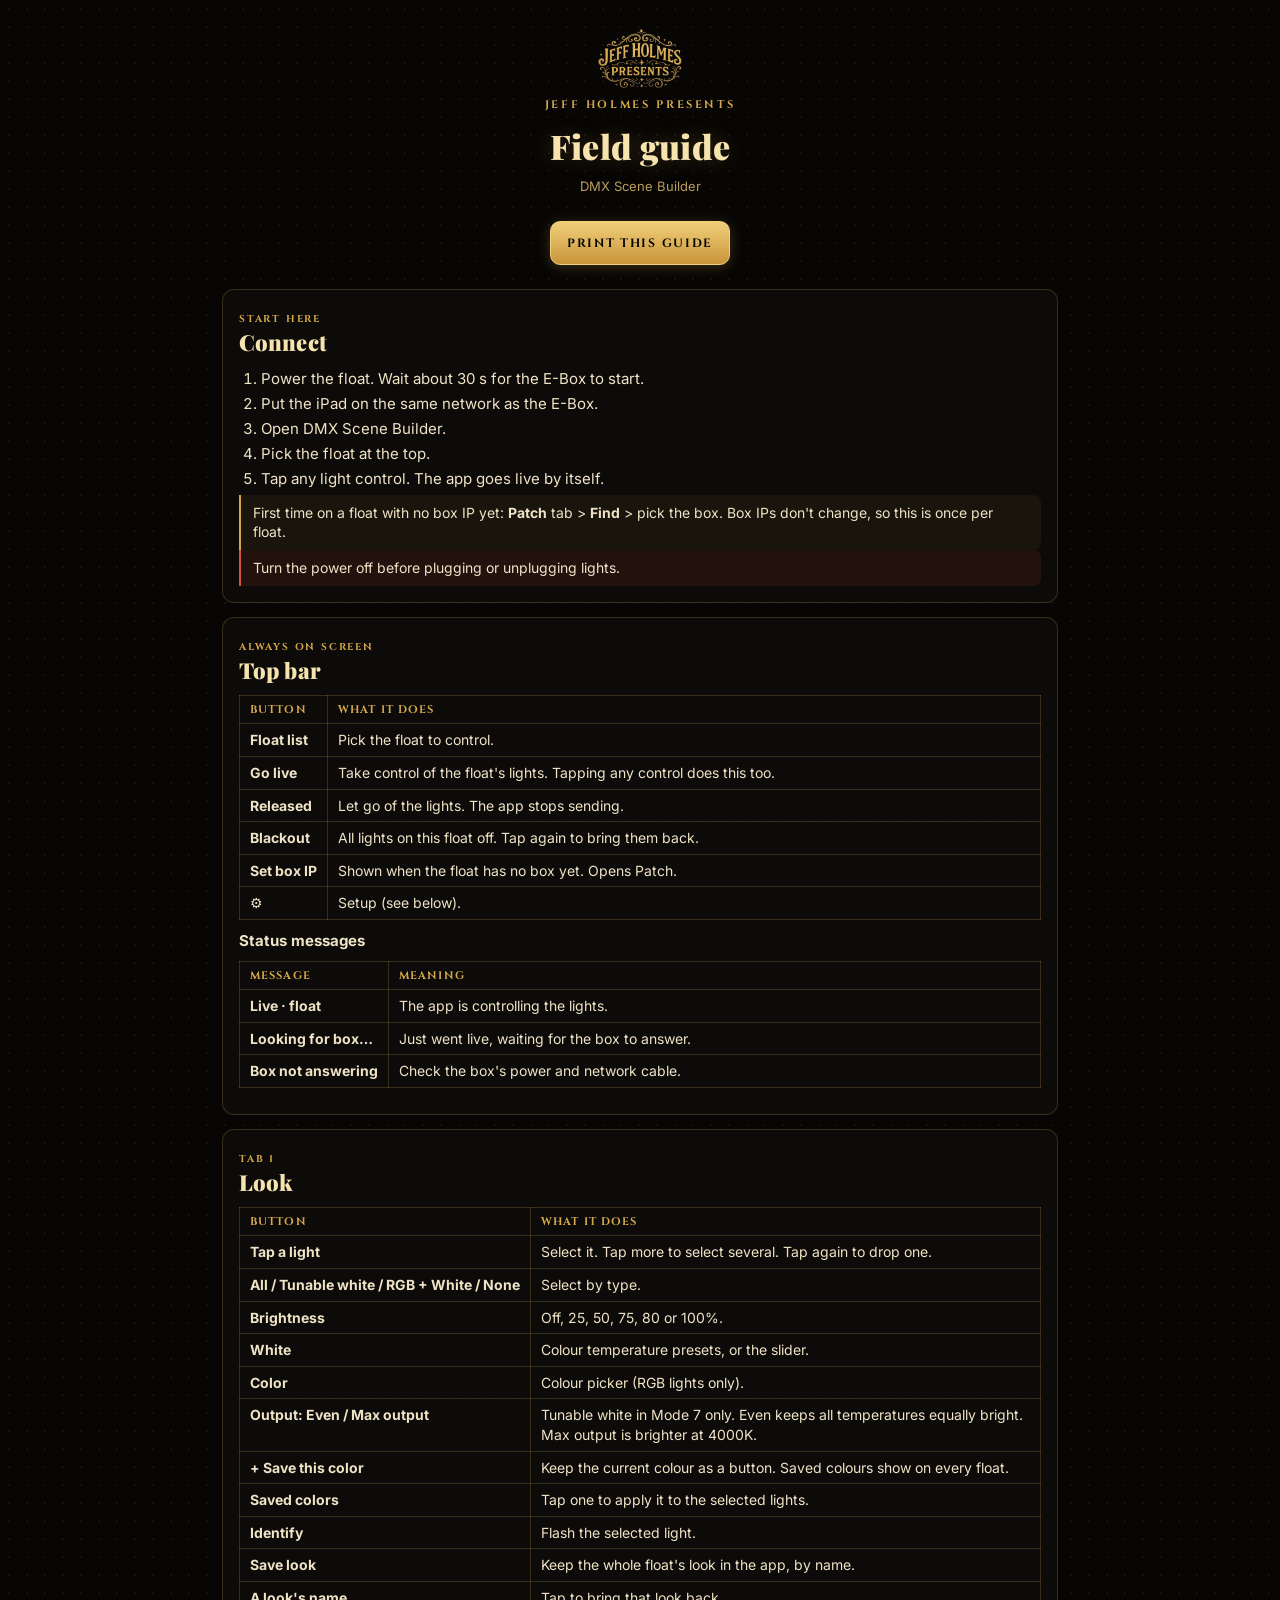
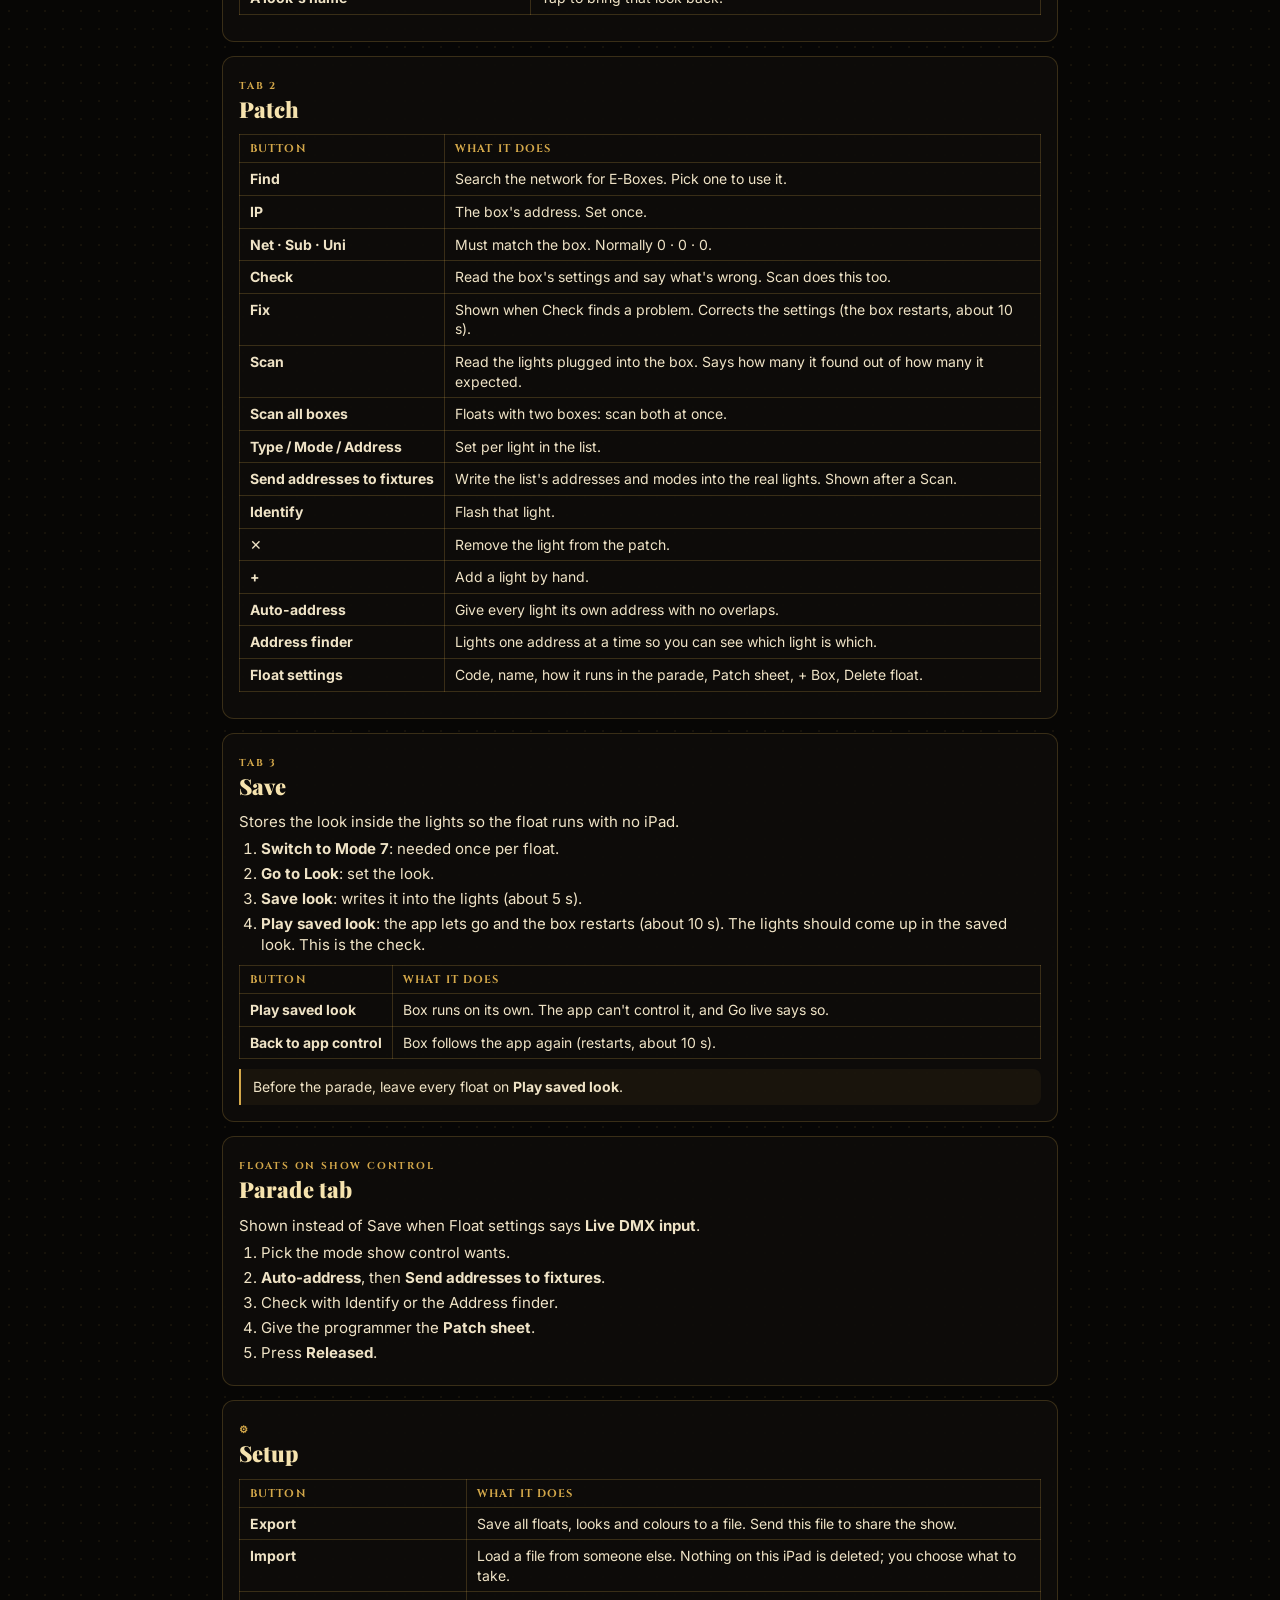
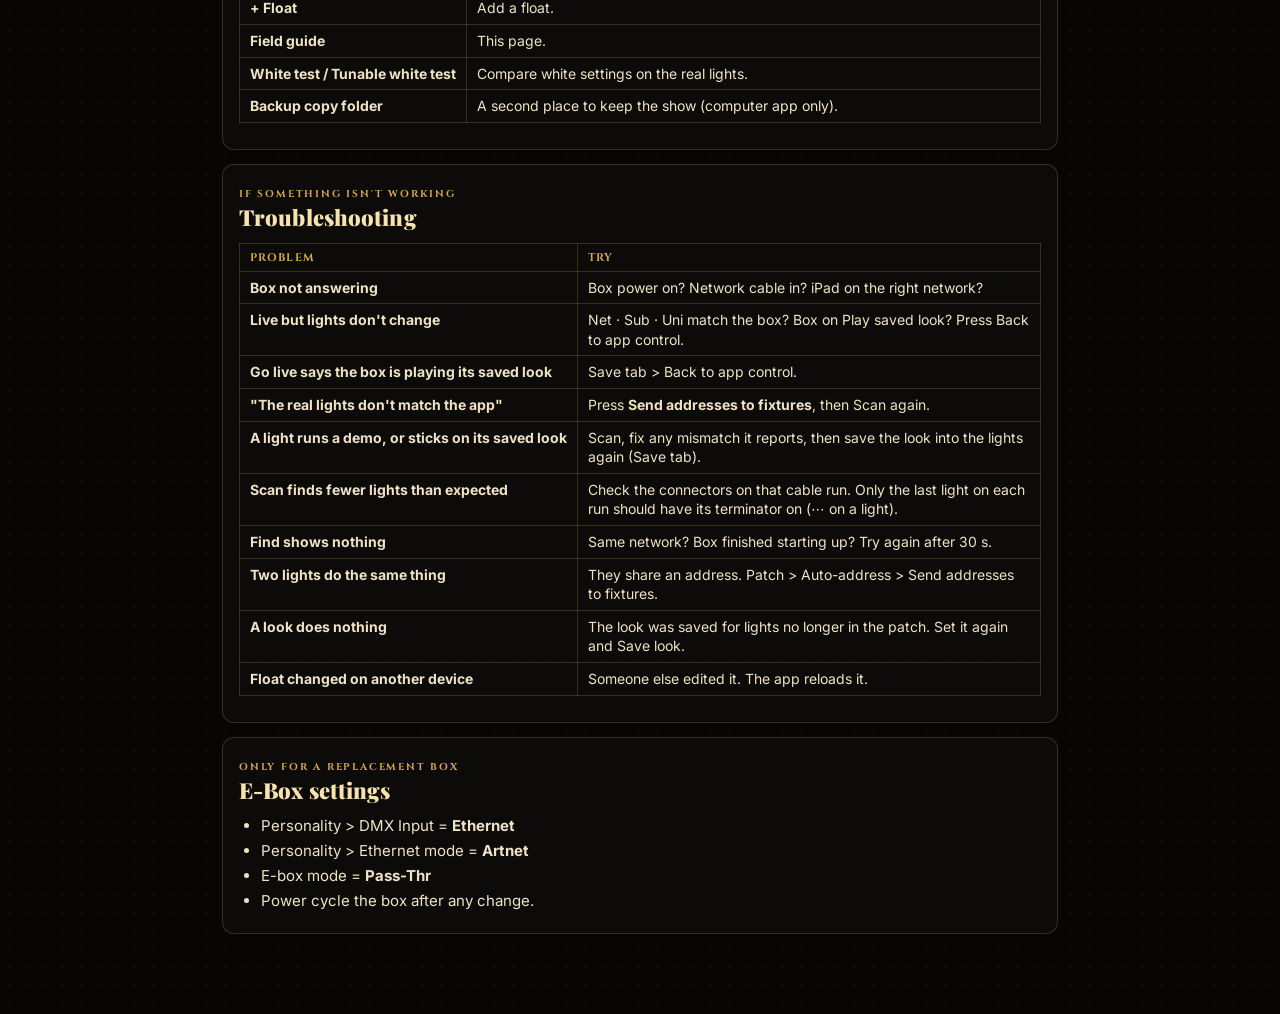
<file: web/guide.html>
<!doctype html>
<html lang="en">
<head>
<meta charset="utf-8">
<meta name="viewport" content="width=device-width, initial-scale=1">
<title>Field guide, DMX Scene Builder</title>
<link rel="apple-touch-icon" href="img/icon-180.png">
<link rel="icon" href="img/icon-180.png">
<link rel="stylesheet" href="app.css">
<style>
  body { overflow-y: auto; height: auto; min-height: 100%; }
  .guide-wrap { max-width: 880px; margin: 0 auto; padding: 28px 22px 80px; }
  .guide-top { display: flex; flex-direction: column; align-items: center; gap: 10px; text-align: center; margin-bottom: 26px; }
  .guide-top img { height: 60px; width: auto; display: block; }
  .guide-top h1 { margin-top: 2px; }
  .guide-sub { color: var(--muted); font-size: 13px; margin-top: -4px; }
  .card h2 { margin-bottom: 10px; }
  .card h3 { margin: 16px 0 6px; }
  .card p { margin: 6px 0; }
  .card ul, .card ol.plain { margin: 6px 0; padding-left: 22px; }
  .card ul li, .card ol.plain li { margin: 4px 0; }
  .bt { width: 100%; border-collapse: collapse; margin: 10px 0; font-size: 14px; }
  .bt th, .bt td { border: 1px solid var(--line); padding: 6px 10px; text-align: left; }
  .bt th { color: var(--gold); font: 700 11px var(--caps); letter-spacing: .1em; text-transform: uppercase; }
  .tt-table { width: 100%; border-collapse: collapse; margin: 10px 0; font-size: 14px; }
  .tt-table th, .tt-table td { border: 1px solid var(--line); padding: 8px 10px; text-align: left; vertical-align: top; }
  .tt-table th { color: var(--gold); font: 700 11px var(--caps); letter-spacing: .1em; text-transform: uppercase; }
  .print-btn-row { display: flex; justify-content: center; margin: 4px 0 24px; }
  @media print {
    .print-btn-row { display: none !important; }
    body { background: #fff !important; color: #000 !important; background-image: none !important; }
    .card { background: #fff !important; border: 1px solid #999 !important; color: #000 !important; box-shadow: none !important; break-inside: avoid; }
    .card + .card { margin-top: 10px; }
    h1, h2, h3 { color: #000 !important; text-shadow: none !important; }
    .kicker { color: #333 !important; }
    a { color: #000 !important; text-decoration: underline; }
    .note { background: #f2f2f2 !important; border-left-color: #666 !important; color: #000 !important; }
    .note.warn { background: #f2f2f2 !important; border-left-color: #000 !important; }
    .note.bad { background: #f2f2f2 !important; border-left-color: #000 !important; }
    .note.ok { background: #f2f2f2 !important; border-left-color: #666 !important; }
    .bt th, .bt td, .tt-table th, .tt-table td { border-color: #999 !important; }
    .steps li::before { border-color: #000 !important; color: #000 !important; }
    .guide-wrap { max-width: 100%; padding: 0; }
  }
  .bt td:first-child { white-space: nowrap; font-weight: 700; width: 1%; }
  .bt td { vertical-align: top; }
</style>
</head>
<body>
<div class="guide-wrap">
  <div class="guide-top">
    <img src="img/logo.png" alt="Jeff Holmes Presents">
    <span class="kicker">Jeff Holmes Presents</span>
    <h1>Field guide</h1>
    <span class="guide-sub">DMX Scene Builder</span>
  </div>
  <div class="print-btn-row">
    <button class="btn gold" onclick="window.print()">Print this guide</button>
  </div>

  <div class="card">
    <span class="kicker small">Start here</span>
    <h2>Connect</h2>
    <ol class="plain">
      <li>Power the float. Wait about 30 s for the E-Box to start.</li>
      <li>Put the iPad on the same network as the E-Box.</li>
      <li>Open DMX Scene Builder.</li>
      <li>Pick the float at the top.</li>
      <li>Tap any light control. The app goes live by itself.</li>
    </ol>
    <div class="note">First time on a float with no box IP yet: <strong>Patch</strong> tab &gt; <strong>Find</strong> &gt; pick the box. Box IPs don't change, so this is once per float.</div>
    <div class="note bad">Turn the power off before plugging or unplugging lights.</div>
  </div>

  <div class="card">
    <span class="kicker small">Always on screen</span>
    <h2>Top bar</h2>
<table class="bt"><tr><th>Button</th><th>What it does</th></tr>
<tr><td>Float list</td><td>Pick the float to control.</td></tr>
<tr><td>Go live</td><td>Take control of the float's lights. Tapping any control does this too.</td></tr>
<tr><td>Released</td><td>Let go of the lights. The app stops sending.</td></tr>
<tr><td>Blackout</td><td>All lights on this float off. Tap again to bring them back.</td></tr>
<tr><td>Set box IP</td><td>Shown when the float has no box yet. Opens Patch.</td></tr>
<tr><td>⚙</td><td>Setup (see below).</td></tr>
</table>
    <p><strong>Status messages</strong></p><table class="bt"><tr><th>Message</th><th>Meaning</th></tr>
<tr><td>Live · float</td><td>The app is controlling the lights.</td></tr>
<tr><td>Looking for box…</td><td>Just went live, waiting for the box to answer.</td></tr>
<tr><td>Box not answering</td><td>Check the box's power and network cable.</td></tr>
</table>
  </div>

  <div class="card">
    <span class="kicker small">Tab 1</span>
    <h2>Look</h2>
<table class="bt"><tr><th>Button</th><th>What it does</th></tr>
<tr><td>Tap a light</td><td>Select it. Tap more to select several. Tap again to drop one.</td></tr>
<tr><td>All / Tunable white / RGB + White / None</td><td>Select by type.</td></tr>
<tr><td>Brightness</td><td>Off, 25, 50, 75, 80 or 100%.</td></tr>
<tr><td>White</td><td>Colour temperature presets, or the slider.</td></tr>
<tr><td>Color</td><td>Colour picker (RGB lights only).</td></tr>
<tr><td>Output: Even / Max output</td><td>Tunable white in Mode 7 only. Even keeps all temperatures equally bright. Max output is brighter at 4000K.</td></tr>
<tr><td>+ Save this color</td><td>Keep the current colour as a button. Saved colours show on every float.</td></tr>
<tr><td>Saved colors</td><td>Tap one to apply it to the selected lights.</td></tr>
<tr><td>Identify</td><td>Flash the selected light.</td></tr>
<tr><td>Save look</td><td>Keep the whole float's look in the app, by name.</td></tr>
<tr><td>A look's name</td><td>Tap to bring that look back.</td></tr>
</table>
  </div>

  <div class="card">
    <span class="kicker small">Tab 2</span>
    <h2>Patch</h2>
<table class="bt"><tr><th>Button</th><th>What it does</th></tr>
<tr><td>Find</td><td>Search the network for E-Boxes. Pick one to use it.</td></tr>
<tr><td>IP</td><td>The box's address. Set once.</td></tr>
<tr><td>Net · Sub · Uni</td><td>Must match the box. Normally 0 · 0 · 0.</td></tr>
<tr><td>Check</td><td>Read the box's settings and say what's wrong. Scan does this too.</td></tr>
<tr><td>Fix</td><td>Shown when Check finds a problem. Corrects the settings (the box restarts, about 10 s).</td></tr>
<tr><td>Scan</td><td>Read the lights plugged into the box. Says how many it found out of how many it expected.</td></tr>
<tr><td>Scan all boxes</td><td>Floats with two boxes: scan both at once.</td></tr>
<tr><td>Type / Mode / Address</td><td>Set per light in the list.</td></tr>
<tr><td>Send addresses to fixtures</td><td>Write the list's addresses and modes into the real lights. Shown after a Scan.</td></tr>
<tr><td>Identify</td><td>Flash that light.</td></tr>
<tr><td>✕</td><td>Remove the light from the patch.</td></tr>
<tr><td>+</td><td>Add a light by hand.</td></tr>
<tr><td>Auto-address</td><td>Give every light its own address with no overlaps.</td></tr>
<tr><td>Address finder</td><td>Lights one address at a time so you can see which light is which.</td></tr>
<tr><td>Float settings</td><td>Code, name, how it runs in the parade, Patch sheet, + Box, Delete float.</td></tr>
</table>
  </div>

  <div class="card">
    <span class="kicker small">Tab 3</span>
    <h2>Save</h2>
    <p>Stores the look inside the lights so the float runs with no iPad.</p>
    <ol class="plain">
      <li><strong>Switch to Mode 7</strong>: needed once per float.</li>
      <li><strong>Go to Look</strong>: set the look.</li>
      <li><strong>Save look</strong>: writes it into the lights (about 5 s).</li>
      <li><strong>Play saved look</strong>: the app lets go and the box restarts (about 10 s). The lights should come up in the saved look. This is the check.</li>
    </ol><table class="bt"><tr><th>Button</th><th>What it does</th></tr>
<tr><td>Play saved look</td><td>Box runs on its own. The app can't control it, and Go live says so.</td></tr>
<tr><td>Back to app control</td><td>Box follows the app again (restarts, about 10 s).</td></tr>
</table>
    <div class="note">Before the parade, leave every float on <strong>Play saved look</strong>.</div>
  </div>

  <div class="card">
    <span class="kicker small">Floats on show control</span>
    <h2>Parade tab</h2>
    <p>Shown instead of Save when Float settings says <strong>Live DMX input</strong>.</p>
    <ol class="plain">
      <li>Pick the mode show control wants.</li>
      <li><strong>Auto-address</strong>, then <strong>Send addresses to fixtures</strong>.</li>
      <li>Check with Identify or the Address finder.</li>
      <li>Give the programmer the <strong>Patch sheet</strong>.</li>
      <li>Press <strong>Released</strong>.</li>
    </ol>
  </div>

  <div class="card">
    <span class="kicker small">⚙</span>
    <h2>Setup</h2>
<table class="bt"><tr><th>Button</th><th>What it does</th></tr>
<tr><td>Export</td><td>Save all floats, looks and colours to a file. Send this file to share the show.</td></tr>
<tr><td>Import</td><td>Load a file from someone else. Nothing on this iPad is deleted; you choose what to take.</td></tr>
<tr><td>+ Float</td><td>Add a float.</td></tr>
<tr><td>Field guide</td><td>This page.</td></tr>
<tr><td>White test / Tunable white test</td><td>Compare white settings on the real lights.</td></tr>
<tr><td>Backup copy folder</td><td>A second place to keep the show (computer app only).</td></tr>
</table>
  </div>

  <div class="card">
    <span class="kicker small">If something isn't working</span>
    <h2>Troubleshooting</h2>
<table class="bt"><tr><th>Problem</th><th>Try</th></tr>
<tr><td>Box not answering</td><td>Box power on? Network cable in? iPad on the right network?</td></tr>
<tr><td>Live but lights don't change</td><td>Net · Sub · Uni match the box? Box on Play saved look? Press Back to app control.</td></tr>
<tr><td>Go live says the box is playing its saved look</td><td>Save tab &gt; Back to app control.</td></tr>
<tr><td>"The real lights don't match the app"</td><td>Press <strong>Send addresses to fixtures</strong>, then Scan again.</td></tr>
<tr><td>A light runs a demo, or sticks on its saved look</td><td>Scan, fix any mismatch it reports, then save the look into the lights again (Save tab).</td></tr>
<tr><td>Scan finds fewer lights than expected</td><td>Check the connectors on that cable run. Only the last light on each run should have its terminator on (⋯ on a light).</td></tr>
<tr><td>Find shows nothing</td><td>Same network? Box finished starting up? Try again after 30 s.</td></tr>
<tr><td>Two lights do the same thing</td><td>They share an address. Patch &gt; Auto-address &gt; Send addresses to fixtures.</td></tr>
<tr><td>A look does nothing</td><td>The look was saved for lights no longer in the patch. Set it again and Save look.</td></tr>
<tr><td>Float changed on another device</td><td>Someone else edited it. The app reloads it.</td></tr>
</table>
  </div>

  <div class="card">
    <span class="kicker small">Only for a replacement box</span>
    <h2>E-Box settings</h2>
    <ul>
      <li>Personality &gt; DMX Input = <strong>Ethernet</strong></li>
      <li>Personality &gt; Ethernet mode = <strong>Artnet</strong></li>
      <li>E-box mode = <strong>Pass-Thr</strong></li>
      <li>Power cycle the box after any change.</li>
    </ul>
  </div>
</div>
</body>
</html>
</file>
<file: web/app.css>
/* DMX Scene Builder: Jeff Holmes Presents "Victorian showbill" house look (see Claude-Brain/_meta/BRAND.md) */
@font-face { font-family: "Playfair Display"; font-weight: 900; font-display: swap; src: url(fonts/playfair-display-latin-900-normal.woff2) format("woff2"); }
@font-face { font-family: "Playfair Display"; font-weight: 700; font-display: swap; src: url(fonts/playfair-display-latin-700-normal.woff2) format("woff2"); }
@font-face { font-family: "Cinzel"; font-weight: 700; font-display: swap; src: url(fonts/cinzel-latin-700-normal.woff2) format("woff2"); }
@font-face { font-family: "Inter"; font-weight: 400; font-display: swap; src: url(fonts/inter-latin-400-normal.woff2) format("woff2"); }
@font-face { font-family: "Inter"; font-weight: 600; font-display: swap; src: url(fonts/inter-latin-600-normal.woff2) format("woff2"); }
@font-face { font-family: "Inter"; font-weight: 700; font-display: swap; src: url(fonts/inter-latin-700-normal.woff2) format("woff2"); }

:root {
  --bg: #070605;
  --panel: #0f0d0a;
  --panel-2: #16130e;
  --line: rgba(212, 168, 74, .22);
  --line-strong: rgba(212, 168, 74, .55);
  --gold: #D4A84A;
  --gold-hi: #D9B25C;
  --champagne: #F6E3AE;
  --cream: #EFE3C6;
  --muted: #B99B5C;
  --bronze: #2C2418;
  --btn-a: #F0CF7A;
  --btn-b: #C9953A;
  /* meaning colours: status only */
  --ok: #5FAE6E;
  --warn: #E0A33A;
  --bad: #D0533F;
  --radius: 12px;
  --serif: "Playfair Display", Georgia, serif;
  --caps: "Cinzel", "Trajan Pro", Georgia, serif;
  --sans: "Inter", -apple-system, system-ui, sans-serif;
  color-scheme: dark;
}

* { box-sizing: border-box; -webkit-tap-highlight-color: transparent; }
html, body { margin: 0; height: 100%; }
body {
  background: var(--bg);
  background-image: radial-gradient(rgba(212,168,74,.07) 1px, transparent 1.2px);
  background-size: 18px 18px;
  color: var(--cream);
  font: 15px/1.4 var(--sans);
  -webkit-font-smoothing: antialiased;
  overscroll-behavior: none;
}
button, input, select, textarea { font: inherit; color: inherit; }
a { color: var(--gold-hi); }
.hidden { display: none !important; }

/* ---------- type helpers */
.kicker { font: 700 11px/1.2 var(--caps); letter-spacing: .24em; text-transform: uppercase; color: var(--gold); }
.kicker.small { font-size: 10px; letter-spacing: .18em; }
.muted { color: var(--muted); }
h1, h2, h3 { font-family: var(--serif); font-weight: 900; color: var(--champagne); margin: 0; letter-spacing: .005em; }
h1 { font-size: 34px; text-shadow: 0 0 22px rgba(212,168,74,.28); }
h2 { font-size: 22px; }
h3 { font-size: 17px; font-weight: 700; }

/* ---------- app shell */
.app { display: grid; grid-template-rows: auto 1fr; height: 100vh; height: 100dvh; }
.topbar {
  display: flex; align-items: center; gap: 14px; padding: 10px 18px;
  padding-top: max(10px, env(safe-area-inset-top));
  border-bottom: 1px solid var(--line); background: rgba(7,6,5,.92); backdrop-filter: blur(6px);
  position: relative; z-index: 5;
}
.topbar .logo { height: 42px; width: auto; display: block; }
.topbar .brand { display: flex; flex-direction: column; gap: 2px; min-width: 0; }
.topbar .brand .title { font: 900 21px/1 var(--serif); color: var(--champagne); white-space: nowrap; }
.topbar .spacer { flex: 1; }
.status-pill {
  display: inline-flex; align-items: center; gap: 8px; padding: 7px 12px; border-radius: 999px;
  border: 1px solid var(--line-strong); background: var(--bronze); color: var(--champagne);
  font: 700 11px var(--caps); letter-spacing: .16em; text-transform: uppercase; white-space: nowrap;
}
.status-pill .dot { width: 9px; height: 9px; border-radius: 50%; background: #6b5a3a; }
.status-pill.live { border-color: rgba(95,174,110,.7); }
.status-pill.live .dot { background: var(--ok); box-shadow: 0 0 10px var(--ok); }
.status-pill.warn { border-color: rgba(224,163,58,.7); }
.status-pill.warn .dot { background: var(--warn); }
.status-pill.sim { border-color: var(--line-strong); }
.status-pill.sim .dot { background: var(--gold); }

.main { min-height: 0; }
.rail { border-right: 1px solid var(--line); overflow: auto; padding: 14px 10px 30px; -webkit-overflow-scrolling: touch; }
.main { overflow: auto; min-height: 0; -webkit-overflow-scrolling: touch; }
.main-inner { padding: 18px 22px 120px; max-width: 1400px; }

/* ---------- buttons */
.btn {
  display: inline-flex; align-items: center; justify-content: center; gap: 8px;
  min-height: 44px; padding: 0 16px; border-radius: 10px; cursor: pointer; user-select: none;
  border: 1px solid var(--line-strong); background: var(--panel-2); color: var(--champagne);
  font: 700 12px var(--caps); letter-spacing: .14em; text-transform: uppercase; white-space: nowrap;
  transition: transform .06s ease, background .15s ease, border-color .15s ease;
}
.btn:active { transform: scale(.97); }
.btn:hover { border-color: var(--gold); }
.btn.gold { background: linear-gradient(180deg, var(--btn-a), var(--btn-b)); color: #070605; border-color: #F0CF7A; box-shadow: 0 2px 14px rgba(212,168,74,.25); }
.btn.ghost { background: transparent; }
.btn.off { background: var(--bronze); }
.btn.danger { border-color: rgba(208,83,63,.8); color: #ffd9d2; background: rgba(208,83,63,.14); }
.btn.go { border-color: rgba(95,174,110,.8); color: #dcf3df; background: rgba(95,174,110,.14); }
.btn.small { min-height: 36px; padding: 0 12px; font-size: 11px; }
.btn.tiny { min-height: 30px; padding: 0 10px; font-size: 10px; border-radius: 8px; }
.btn[disabled] { opacity: .4; pointer-events: none; }
.btn-row { display: flex; flex-wrap: wrap; gap: 8px; align-items: center; }

/* ---------- float rail */
.float-item {
  display: block; width: 100%; text-align: left; padding: 11px 12px; margin-bottom: 6px; border-radius: 10px;
  border: 1px solid transparent; background: transparent; cursor: pointer;
}
.float-item:hover { border-color: var(--line); }
.float-item.active { border-color: var(--line-strong); background: linear-gradient(90deg, rgba(212,168,74,.14), rgba(212,168,74,.02)); }
.float-item .code { font: 700 10px var(--caps); letter-spacing: .2em; color: var(--gold); }
.float-item .name { font: 700 17px/1.2 var(--serif); color: var(--champagne); margin: 2px 0 3px; }
.float-item .meta { font-size: 12px; color: var(--muted); display: flex; gap: 8px; align-items: center; flex-wrap: wrap; }
.float-item .live-tag { color: var(--ok); font: 700 10px var(--caps); letter-spacing: .16em; }
.badge { display: inline-block; min-width: 20px; padding: 1px 7px; border-radius: 999px; font: 700 11px var(--sans); text-align: center; }
.badge.warn { background: rgba(224,163,58,.2); color: #ffd79a; }
.badge.bad { background: rgba(208,83,63,.22); color: #ffc2b6; }

/* ---------- float header & tabs */
.float-head { display: flex; align-items: flex-end; gap: 16px; flex-wrap: wrap; margin-bottom: 14px; }
.float-head .grow { flex: 1; min-width: 240px; }
.tabs { display: flex; gap: 4px; border-bottom: 1px solid var(--line); margin: 6px 0 18px; overflow-x: auto; }
.tab {
  padding: 12px 16px 11px; border: 0; background: none; cursor: pointer; white-space: nowrap;
  font: 700 12px var(--caps); letter-spacing: .18em; text-transform: uppercase; color: var(--muted);
  border-bottom: 2px solid transparent; margin-bottom: -1px;
}
.tab.active { color: var(--champagne); border-bottom-color: var(--gold); }

/* ---------- cards */
.card { background: rgba(15,13,10,.92); border: 1px solid var(--line); border-radius: var(--radius); padding: 16px; }
.card + .card { margin-top: 14px; }
.card-head { display: flex; align-items: center; gap: 10px; margin-bottom: 12px; flex-wrap: wrap; }
.card-head .grow { flex: 1; }
.rule { height: 1px; background: linear-gradient(90deg, transparent, var(--line-strong), transparent); margin: 16px 0; border: 0; }
.note { border-left: 2px solid var(--gold); padding: 8px 12px; background: rgba(212,168,74,.06); border-radius: 0 8px 8px 0; font-size: 14px; }
.note.warn { border-color: var(--warn); background: rgba(224,163,58,.08); }
.note.bad { border-color: var(--bad); background: rgba(208,83,63,.1); }
.note.ok { border-color: var(--ok); background: rgba(95,174,110,.08); }

/* ---------- LOOK tab */
.look-layout { display: grid; grid-template-columns: 1fr 380px; gap: 18px; align-items: start; }
.select-bar { display: flex; flex-wrap: wrap; gap: 6px; margin-bottom: 12px; align-items: center; }
.chip {
  min-height: 34px; padding: 0 12px; border-radius: 999px; border: 1px solid var(--line); background: transparent; cursor: pointer;
  font: 700 10px var(--caps); letter-spacing: .14em; text-transform: uppercase; color: var(--cream);
}
.chip.on { border-color: var(--gold); color: var(--champagne); background: rgba(212,168,74,.12); }
.fx-grid { display: grid; grid-template-columns: repeat(auto-fill, minmax(132px, 1fr)); gap: 10px; }
.fx {
  position: relative; border: 1px solid var(--line); border-radius: 12px; padding: 10px; cursor: pointer; background: var(--panel);
  min-height: 112px; display: flex; flex-direction: column; gap: 6px; user-select: none; transition: border-color .12s ease, box-shadow .12s ease;
}
.fx.sel { border-color: var(--gold); box-shadow: 0 0 0 2px rgba(212,168,74,.35) inset, 0 0 18px rgba(212,168,74,.15); }
.fx .swatch { height: 38px; border-radius: 8px; border: 1px solid rgba(255,255,255,.08); background: #000; }
.fx .lbl { font: 700 14px/1.1 var(--sans); color: var(--champagne); overflow: hidden; text-overflow: ellipsis; white-space: nowrap; }
.fx .sub { font-size: 11px; color: var(--muted); display: flex; justify-content: space-between; gap: 6px; }
.fx .type { font: 700 9px var(--caps); letter-spacing: .14em; color: var(--gold); }
.fx .warn-dot { position: absolute; top: 8px; right: 8px; width: 9px; height: 9px; border-radius: 50%; background: var(--warn); }
.fx .check { position: absolute; top: 6px; left: 6px; width: 20px; height: 20px; border-radius: 50%; background: var(--gold); color: #070605; font: 700 13px/20px var(--sans); text-align: center; }

.panel { position: sticky; top: 0; }
.panel .sel-summary { font: 700 18px var(--serif); color: var(--champagne); margin-bottom: 2px; }
.ctl { margin: 16px 0 6px; }
.ctl-label { display: flex; justify-content: space-between; align-items: baseline; margin-bottom: 8px; }
.ctl-label .val { font: 700 20px var(--sans); color: var(--champagne); font-variant-numeric: tabular-nums; }
.seg { display: grid; grid-auto-flow: column; grid-auto-columns: 1fr; border: 1px solid var(--line-strong); border-radius: 10px; overflow: hidden; }
.seg button { min-height: 42px; border: 0; background: transparent; cursor: pointer; font: 700 11px var(--caps); letter-spacing: .16em; color: var(--muted); }
.seg button.on { background: linear-gradient(180deg, var(--btn-a), var(--btn-b)); color: #070605; }

/* big touch sliders */
.slider { position: relative; height: 54px; border-radius: 12px; border: 1px solid var(--line-strong); overflow: hidden; touch-action: none; cursor: pointer; background: #0b0a08; }
.slider .fill { position: absolute; inset: 0 auto 0 0; background: linear-gradient(90deg, rgba(212,168,74,.25), rgba(240,207,122,.75)); pointer-events: none; }
.slider .track { position: absolute; inset: 0; pointer-events: none; }
.slider .thumb { position: absolute; top: 4px; bottom: 4px; width: 8px; margin-left: -4px; border-radius: 4px; background: #fff; box-shadow: 0 0 0 2px rgba(7,6,5,.8), 0 0 10px rgba(255,255,255,.5); pointer-events: none; }
.slider.mixed .thumb { background: repeating-linear-gradient(0deg, #fff 0 4px, transparent 4px 8px); }
.presets { display: flex; flex-wrap: wrap; gap: 6px; margin-top: 8px; }
.presets button { min-height: 36px; padding: 0 10px; border-radius: 8px; border: 1px solid var(--line); background: var(--panel-2); cursor: pointer; font: 600 12px var(--sans); color: var(--cream); }
.swatches { display: grid; grid-template-columns: repeat(6, 1fr); gap: 8px; margin-top: 8px; }
.swatches button { height: 40px; border-radius: 9px; border: 1px solid rgba(255,255,255,.14); cursor: pointer; }

.looks-bar { display: flex; flex-wrap: wrap; gap: 8px; align-items: center; }
.look-chip { display: inline-flex; align-items: stretch; border: 1px solid var(--line-strong); border-radius: 10px; overflow: hidden; }
.look-chip button { border: 0; background: var(--panel-2); cursor: pointer; padding: 0 12px; min-height: 40px; color: var(--champagne); font: 600 14px var(--sans); }
.look-chip button.more { border-left: 1px solid var(--line); color: var(--muted); padding: 0 10px; font-size: 18px; }

/* ---------- tables / forms */
.tbl { width: 100%; border-collapse: collapse; font-size: 14px; }
.tbl th { font: 700 10px var(--caps); letter-spacing: .16em; color: var(--gold); text-transform: uppercase; text-align: left; padding: 8px 6px; border-bottom: 1px solid var(--line-strong); white-space: nowrap; }
.tbl td { padding: 6px; border-bottom: 1px solid var(--line); vertical-align: middle; }
.tbl tr.err td { background: rgba(208,83,63,.07); }
.tbl-wrap { overflow-x: auto; }
input.f, select.f, textarea.f {
  width: 100%; min-height: 40px; padding: 8px 10px; border-radius: 8px; border: 1px solid var(--line); background: #0b0a08; color: var(--cream);
}
input.f:focus, select.f:focus, textarea.f:focus { outline: none; border-color: var(--gold); }
input.f.num { width: 76px; text-align: center; font-variant-numeric: tabular-nums; }
input.f.ip { width: 150px; font-variant-numeric: tabular-nums; }
.field { display: flex; flex-direction: column; gap: 5px; }
.field label { font: 700 10px var(--caps); letter-spacing: .16em; color: var(--gold); text-transform: uppercase; }
.form-row { display: flex; flex-wrap: wrap; gap: 12px; align-items: flex-end; }
.uid { font: 12px ui-monospace, Menlo, monospace; color: var(--muted); }
.mono { font-family: ui-monospace, Menlo, monospace; }

.grid-2 { display: grid; grid-template-columns: 1fr 1fr; gap: 14px; }
.steps { counter-reset: s; list-style: none; padding: 0; margin: 0; }
.steps li { counter-increment: s; position: relative; padding: 4px 0 12px 40px; }
.steps li::before { content: counter(s); position: absolute; left: 0; top: 2px; width: 28px; height: 28px; border-radius: 50%; border: 1px solid var(--gold); color: var(--champagne); font: 700 13px/26px var(--serif); text-align: center; }
.progress { height: 10px; border-radius: 6px; background: var(--bronze); overflow: hidden; }
.progress > div { height: 100%; background: linear-gradient(90deg, var(--btn-b), var(--btn-a)); transition: width .2s linear; }

/* virtual box */
.sim-row { display: flex; flex-wrap: wrap; gap: 10px; }
.sim-mod { width: 118px; border: 1px solid var(--line); border-radius: 10px; padding: 8px; background: var(--panel); }
.sim-mod .bulb { height: 44px; border-radius: 50% / 60%; margin-bottom: 6px; box-shadow: 0 0 22px currentColor; }

/* modal & toast */
.scrim { position: fixed; inset: 0; background: rgba(0,0,0,.66); z-index: 50; display: flex; align-items: center; justify-content: center; padding: 16px; }
.modal { width: min(720px, 100%); max-height: 90vh; overflow: auto; background: #0e0c09; border: 1px solid var(--line-strong); border-radius: 16px; padding: 22px; box-shadow: 0 20px 80px rgba(0,0,0,.6); }
.modal h2 { margin-bottom: 10px; }
.toast { position: fixed; left: 50%; bottom: max(22px, env(safe-area-inset-bottom)); transform: translateX(-50%); z-index: 60; background: #16130e; border: 1px solid var(--line-strong); color: var(--champagne); padding: 12px 18px; border-radius: 12px; box-shadow: 0 10px 40px rgba(0,0,0,.5); max-width: 90vw; font-weight: 600; }
.toast.bad { border-color: var(--bad); }
.toast.ok { border-color: var(--ok); }

.empty { text-align: center; padding: 60px 20px; }
.empty img { width: 280px; max-width: 70%; opacity: .95; }

/* ---------- responsive: iPad portrait & phones */
.rail-toggle { display: none; }
@media (max-width: 1100px) {
  .look-layout { grid-template-columns: 1fr; }
  .panel { position: static; }
}
@media (max-width: 900px) {
  .body { grid-template-columns: 1fr; }
  .rail { position: fixed; top: 0; bottom: 0; left: 0; width: 300px; z-index: 40; background: #0a0907; transform: translateX(-102%); transition: transform .2s ease; padding-top: max(14px, env(safe-area-inset-top)); }
  .rail.open { transform: none; box-shadow: 0 0 60px rgba(0,0,0,.8); }
  .rail-toggle { display: inline-flex; }
  .topbar .logo { height: 34px; }
  .topbar .brand .title { font-size: 18px; }
  .grid-2 { grid-template-columns: 1fr; }
  .main-inner { padding: 14px 14px 120px; }
  h1 { font-size: 28px; }
}
@media (max-width: 560px) {
  .topbar .brand { display: none; }
  .fx-grid { grid-template-columns: repeat(auto-fill, minmax(104px, 1fr)); }
}

/* ---------- simplified iPad layout (v1.1) */
.float-pick {
  appearance: none; -webkit-appearance: none; min-height: 46px; max-width: 46vw; padding: 0 40px 0 14px; border-radius: 10px;
  border: 1px solid var(--line-strong); color: var(--champagne); font: 700 19px var(--serif);
  background: var(--panel-2) url("data:image/svg+xml,%3Csvg xmlns='http://www.w3.org/2000/svg' width='14' height='9'%3E%3Cpath d='M1 1l6 6 6-6' stroke='%23D4A84A' stroke-width='2' fill='none'/%3E%3C/svg%3E") no-repeat right 14px center;
  text-overflow: ellipsis;
}
.btn.icon { min-width: 44px; padding: 0; font-size: 20px; }
.btn.big { min-height: 64px; padding: 0 28px; font-size: 15px; border-radius: 14px; }
details.more { border-top: 1px solid var(--line); margin-top: 16px; padding-top: 10px; }
details.more > summary { cursor: pointer; list-style: none; font: 700 11px var(--caps); letter-spacing: .18em; text-transform: uppercase; color: var(--muted); padding: 8px 0; }
details.more > summary::before { content: "+ "; color: var(--gold); }
details.more[open] > summary::before { content: "– "; }
.chip-warn { display: inline-block; padding: 4px 10px; border-radius: 999px; background: rgba(224,163,58,.18); color: #ffd79a; font: 600 12px var(--sans); cursor: pointer; border: 0; }
.big-result { font: 700 18px var(--sans); color: var(--champagne); margin-top: 14px; }
.hint { color: var(--muted); font-size: 13px; margin: 8px 0 0; }
@media (max-width: 700px) { .topbar .logo { display: none; } .float-pick { max-width: 60vw; font-size: 17px; } }

.addr-line { position: fixed; right: 12px; bottom: max(8px, env(safe-area-inset-bottom)); z-index: 30; pointer-events: none;
  font: 12px ui-monospace, Menlo, monospace; color: var(--muted); background: rgba(7,6,5,.85);
  border: 1px solid var(--line); border-radius: 8px; padding: 4px 8px; }
.addr-line b { color: var(--champagne); font-weight: 600; }
</file>
